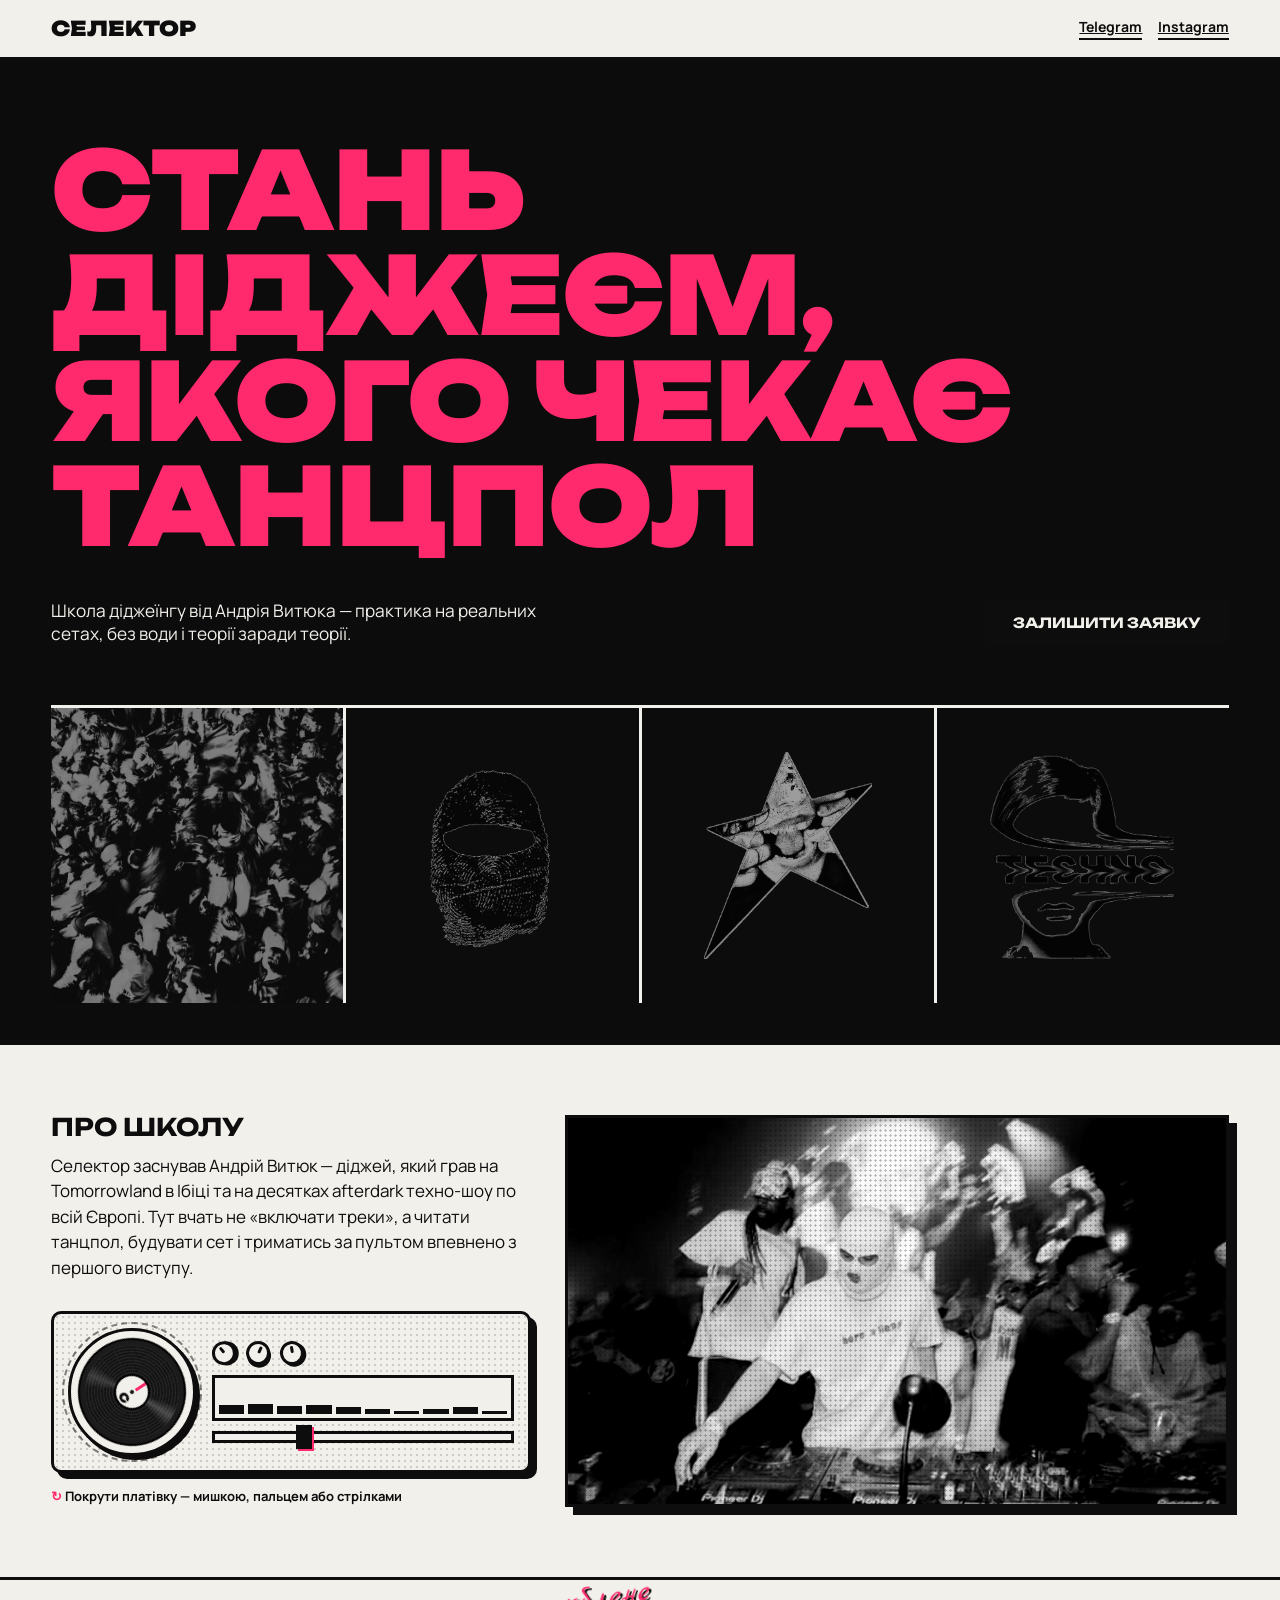
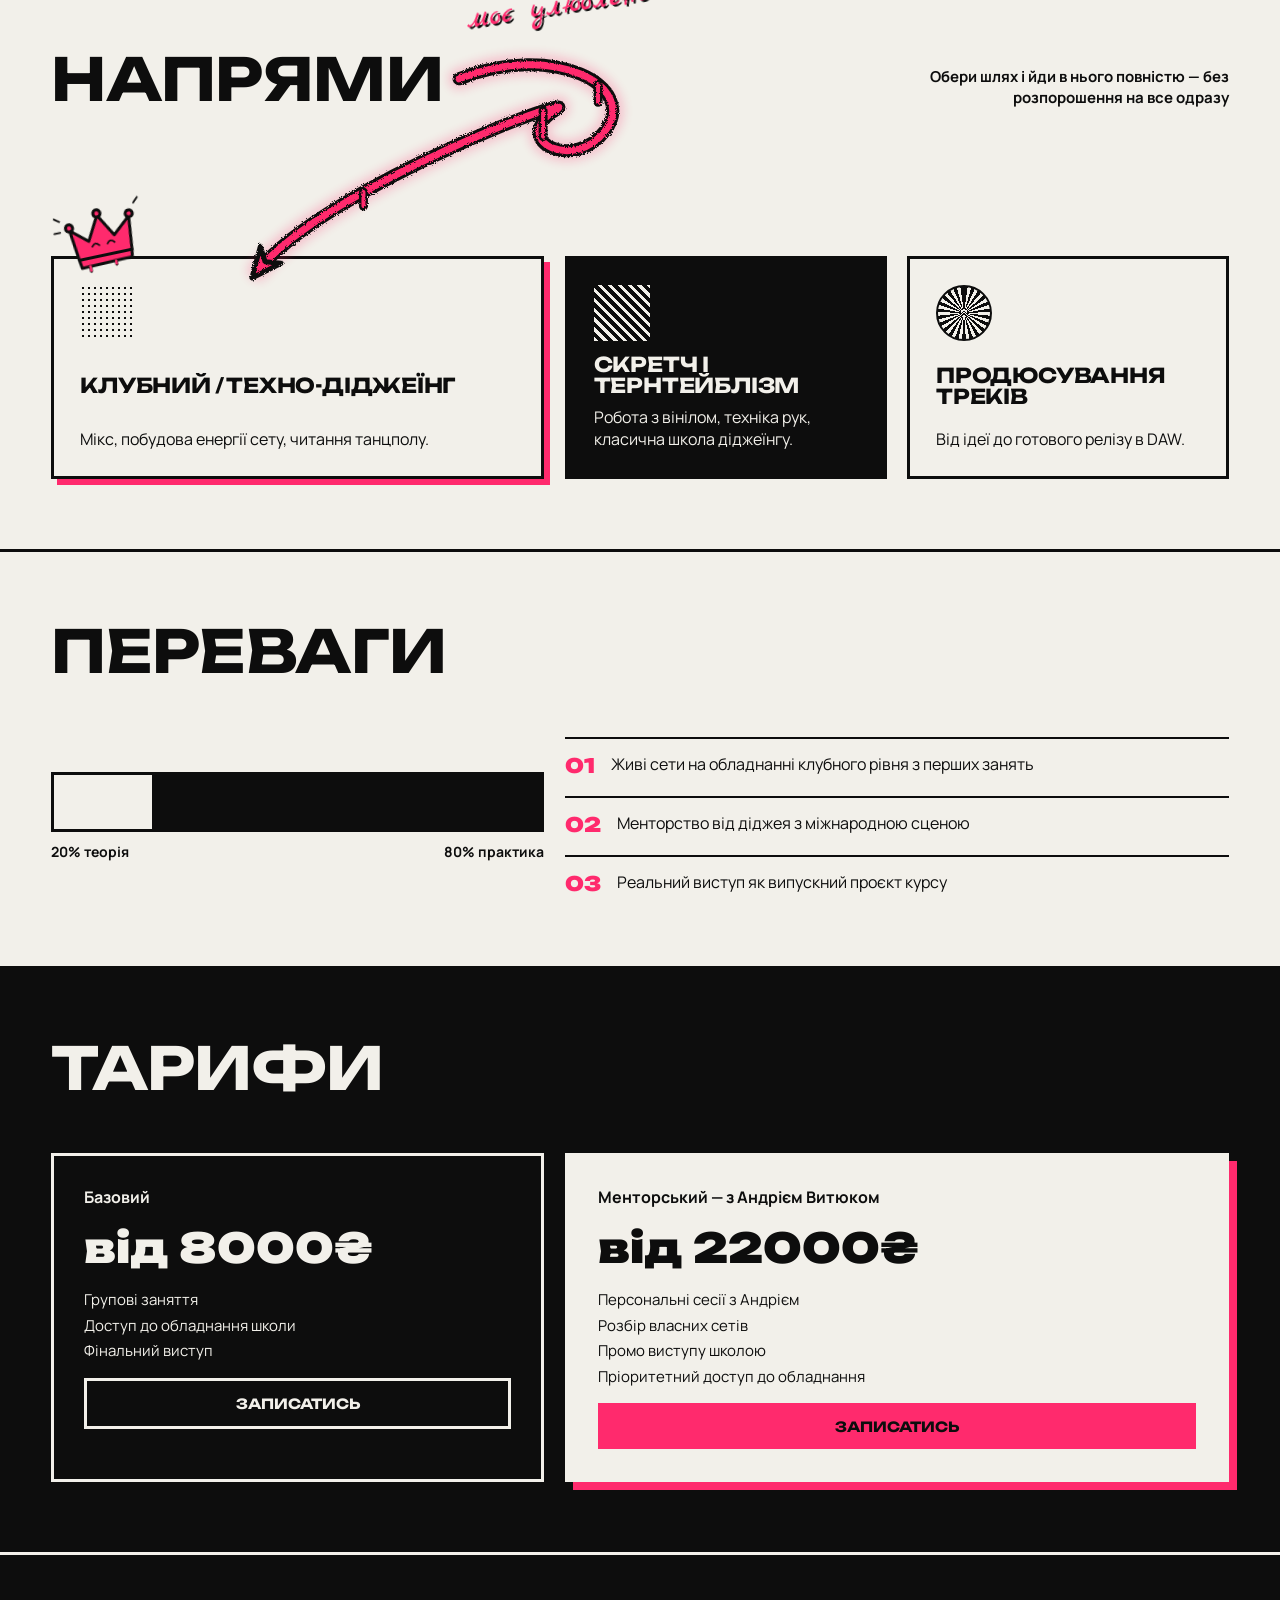
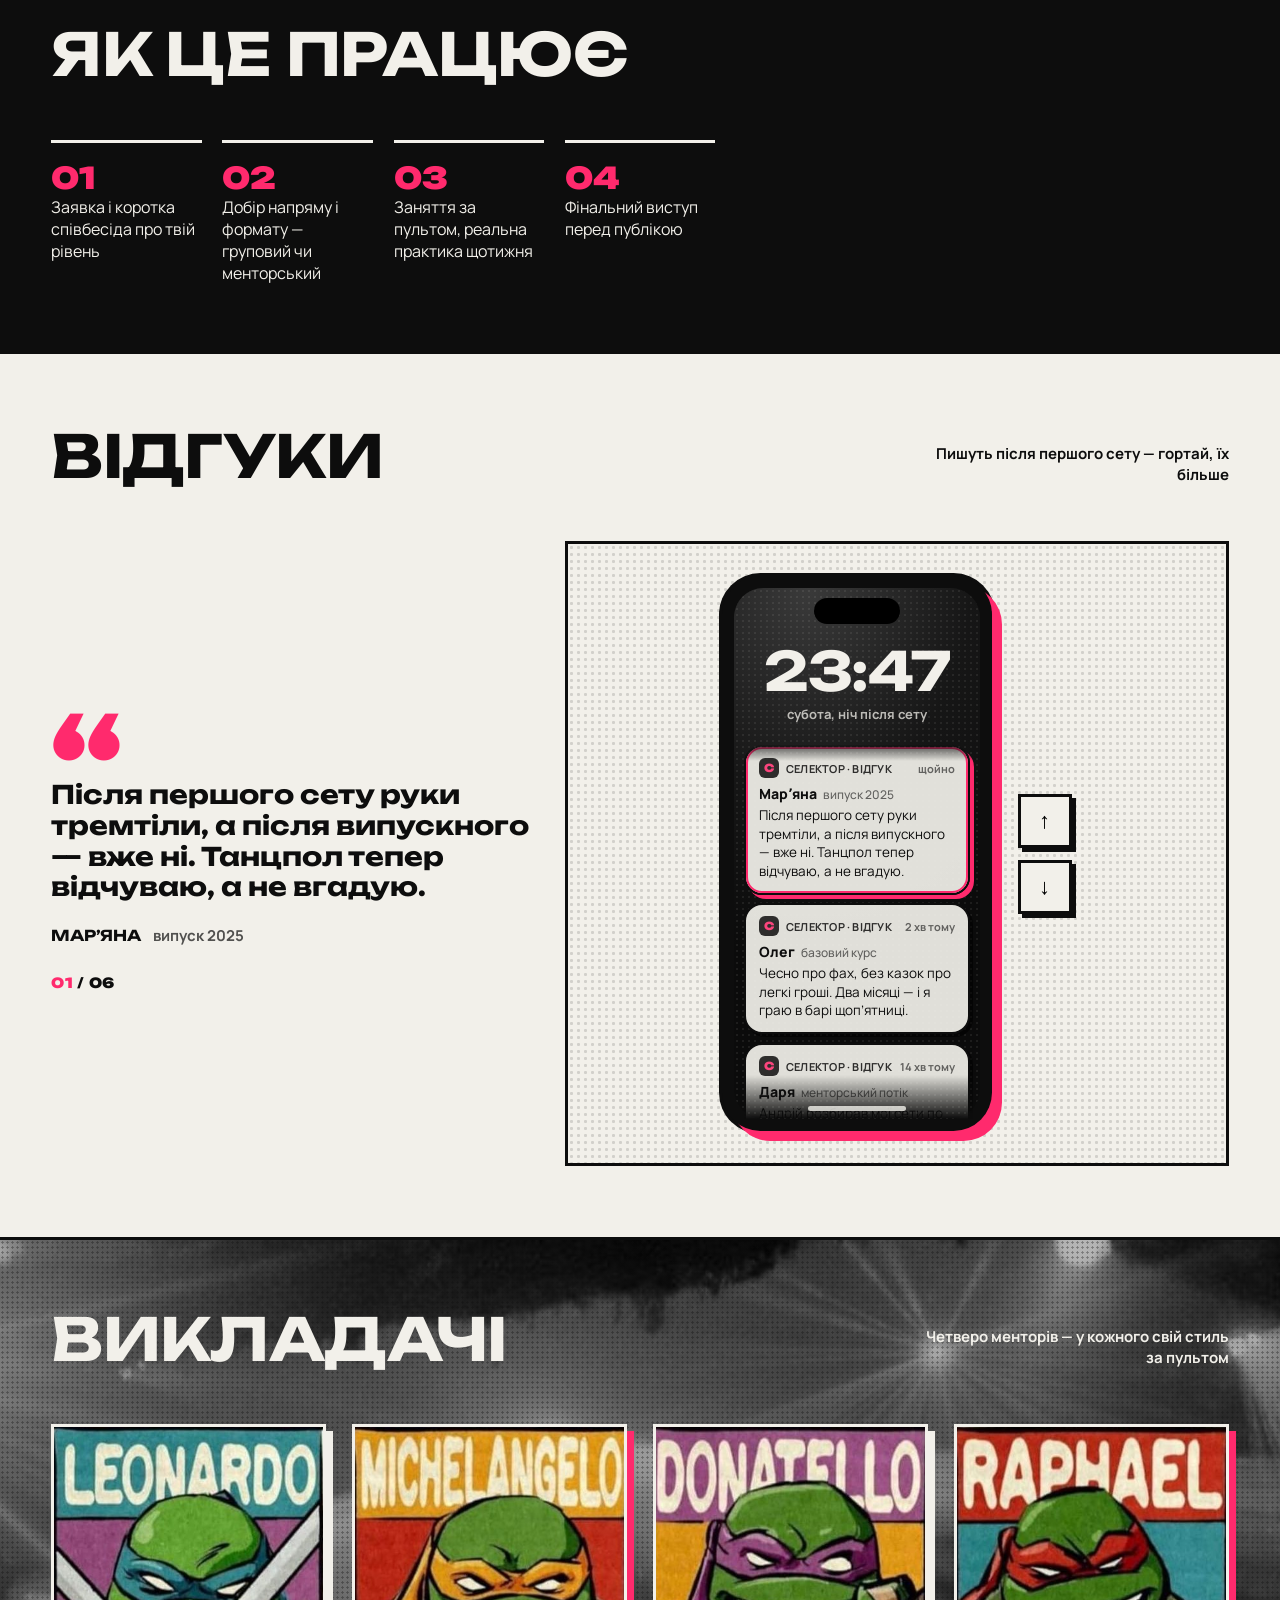
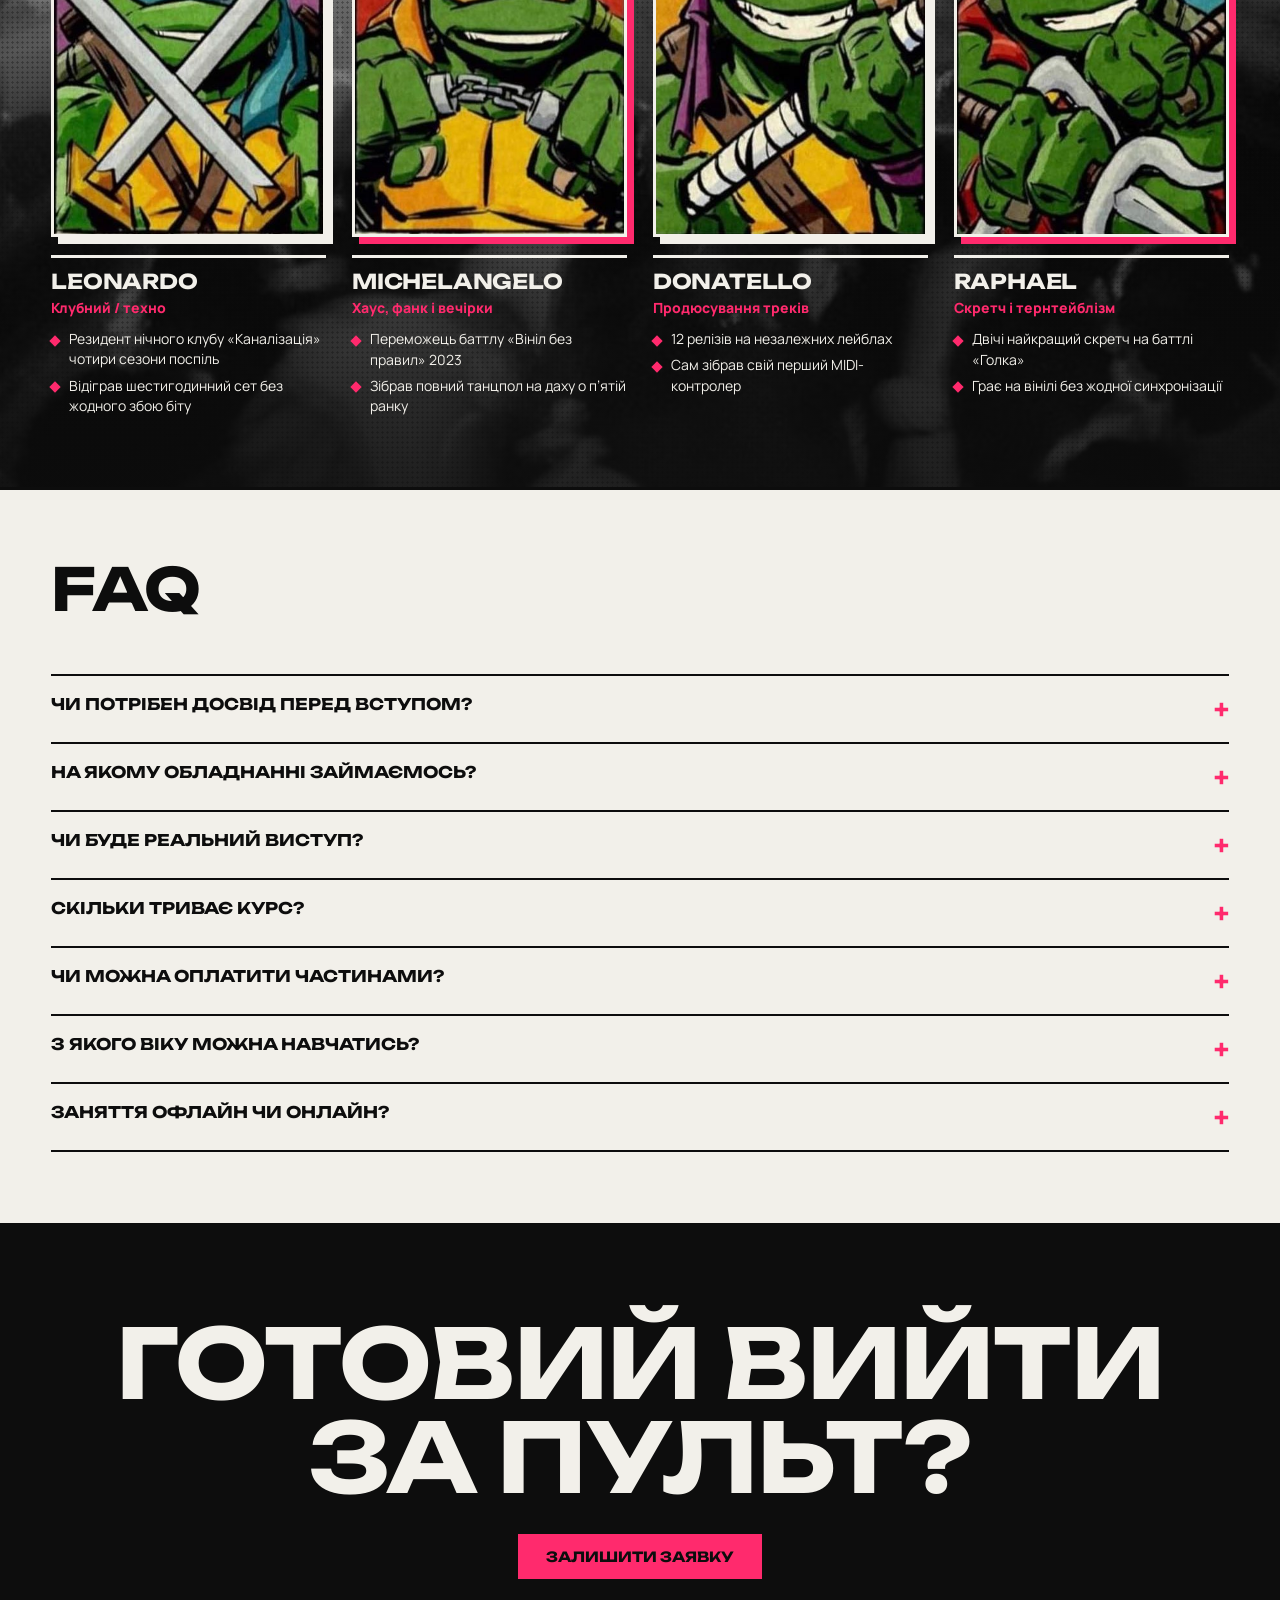
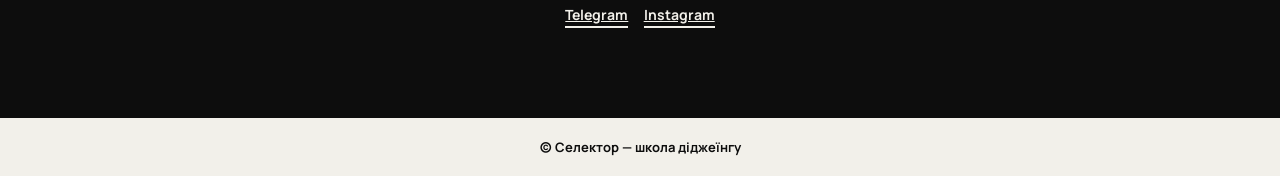
<file: video/selector-site/index.html>
<!DOCTYPE html>
<html lang="uk">
<head>
<meta charset="UTF-8">
<meta name="viewport" content="width=device-width, initial-scale=1, viewport-fit=cover">
<title>СЕЛЕКТОР — школа діджеїнгу</title>
<meta name="description" content="Селектор — школа діджеїнгу від Андрія Витюка. 80% практики, реальні сети та фінальний виступ перед публікою.">
<link rel="icon" href="img/favicon.svg" type="image/svg+xml">
<link rel="preconnect" href="https://fonts.googleapis.com">
<link rel="preconnect" href="https://fonts.gstatic.com" crossorigin>
<link href="https://fonts.googleapis.com/css2?family=Unbounded:wght@500;700;900&family=Manrope:wght@400;500;700&family=Marck+Script&display=swap" rel="stylesheet">
<link rel="stylesheet" href="css/style.css">
</head>
<body>

<nav><div class="wrap">
  <div class="logo">Селектор</div>
  <div class="social">
    <a href="https://t.me/" target="_blank" rel="noopener">Telegram</a>
    <a href="https://instagram.com/" target="_blank" rel="noopener">Instagram</a>
  </div>
</div></nav>

<section class="hero"><video class="hero-video" autoplay muted loop playsinline src="video/hero.mp4"></video>
<div class="wrap grid7">
  <h1><span class="line">Стань <span>діджеєм,</span></span><span class="line">якого чекає танцпол</span></h1>
  <p class="hero-sub">Школа діджеїнгу від Андрія Витюка — практика на реальних сетах, без води і теорії заради теорії.</p>
  <div class="hero-cta"><button class="btn" onclick="apply.showModal()">Залишити заявку</button></div>
  <div class="badges">
    <div class="badge"><img src="img/badge-1.jpg" alt=""></div><div class="badge art"><img src="img/badge-2.png" alt=""></div><div class="badge art"><img src="img/badge-3.png" alt=""></div><div class="badge art"><img src="img/badge-4.png" alt=""></div>
  </div>
</div></section>

<section class="sec" id="about"><div class="wrap grid7 about">
  <div class="about-txt">
    <div>
      <strong>Про школу</strong>
      <p>Селектор заснував Андрій Витюк — діджей, який грав на Tomorrowland в Ібіці та на десятках afterdark техно-шоу по всій Європі. Тут вчать не «включати треки», а читати танцпол, будувати сет і триматись за пультом впевнено з першого виступу.</p>
    </div>
    <div class="deck" id="deck">
      <span class="pow" aria-hidden="true">ВЖУХ!</span>
      <div class="deck-body">
        <div class="jog">
          <div class="vinyl" id="vinyl" tabindex="0" role="img" aria-label="Платівка — покрути мишкою, пальцем або стрілками"><div class="label"><span>С</span></div></div>
        </div>
        <div class="mixer" aria-hidden="true">
          <div class="knobs"><span class="knob"></span><span class="knob"></span><span class="knob"></span></div>
          <div class="vu" id="vu"><i></i><i></i><i></i><i></i><i></i><i></i><i></i><i></i><i></i><i></i></div>
          <div class="faders"><span class="fader x"><b></b></span></div>
        </div>
      </div>
      <div class="deck-hint">Покрути платівку — мишкою, пальцем або стрілками</div>
    </div>
  </div>
  <figure class="about-visual"><img src="img/about.jpg" alt="Діджей у білій балаклаві за пультами Pioneer DJ, позаду MC з мікрофоном і натовп"></figure>
</div></section>

<section class="sec"><div class="wrap grid7 dirs" id="dirs">
  <div class="sec-head">
    <h2>Напрями</h2>
    <div class="sec-tag">Обери шлях і йди в нього повністю — без розпорошення на все одразу</div>
  </div>
  <div class="card fav"><svg class="crown" viewBox="0 0 120 100" aria-hidden="true">
      <g stroke="#0D0D0D" stroke-width="5" stroke-linejoin="round" stroke-linecap="round">
        <path d="M14 78 L8 26 L36 50 L58 10 L80 48 L110 22 L104 78 Z" fill="#FF2A6D"/>
        <path d="M14 78 L104 78 L102 90 L16 92 Z" fill="#FF2A6D"/>
        <circle cx="8" cy="22" r="6" fill="#FF2A6D"/><circle cx="58" cy="7" r="6" fill="#FF2A6D"/><circle cx="111" cy="18" r="6" fill="#FF2A6D"/>
        <path d="M30 91 v9" /><path d="M74 91 v6"/>
      </g>
      <g stroke="#FF2A6D" stroke-width="4" stroke-linecap="round" fill="none">
        <path d="M30 91 v8"/><path d="M74 91 v5"/>
      </g>
      <path d="M40 60 q6 -8 12 0" stroke="#0D0D0D" stroke-width="3" fill="none" stroke-linecap="round"/>
      <path d="M66 60 q6 -8 12 0" stroke="#0D0D0D" stroke-width="3" fill="none" stroke-linecap="round"/>
      <g stroke="#0D0D0D" stroke-width="3" stroke-linecap="round"><path d="M-6 8 l-8 -6"/><path d="M-8 26 l-10 0"/><path d="M122 2 l8 -8"/></g>
    </svg><div class="card-vis cv1"></div><h3>Клубний / техно-діджеїнг</h3><p>Мікс, побудова енергії сету, читання танцполу.</p></div>
  <div class="card"><div class="card-vis cv2"></div><h3>Скретч і тернтейблізм</h3><p>Робота з вінілом, техніка рук, класична школа діджеїнгу.</p></div>
  <div class="card"><div class="card-vis cv3"></div><h3>Продюсування треків</h3><p>Від ідеї до готового релізу в DAW.</p></div>
  <div class="fav-note" id="favNote" aria-hidden="true">моє улюблене</div>
  <svg class="graf" id="graf" aria-hidden="true">
    <defs><filter id="rough" x="-10%" y="-10%" width="120%" height="120%"><feTurbulence type="fractalNoise" baseFrequency=".9" numOctaves="2" seed="4"/><feDisplacementMap in="SourceGraphic" scale="3.5"/></filter></defs>
    <path class="spray draw"/>
    <g filter="url(#rough)">
      <path class="ink draw"/><path class="pink draw"/>
      <g class="late"><path class="head" fill="#FF2A6D" stroke="#0D0D0D" stroke-width="5" stroke-linejoin="round"/></g>
      <g class="drips"></g>
    </g>
  </svg>
</div></section>

<section class="sec"><div class="wrap grid7">
  <div class="sec-head"><h2>Переваги</h2></div>
  <div class="adv-ratio">
    <div style="width:100%">
      <div class="ratio-bar"><div class="rb-theory"></div><div class="rb-prac"></div></div>
      <div class="ratio-labels"><span>20% теорія</span><span>80% практика</span></div>
    </div>
  </div>
  <div class="adv-list">
    <div class="adv-item"><span class="m">01</span><span>Живі сети на обладнанні клубного рівня з перших занять</span></div>
    <div class="adv-item"><span class="m">02</span><span>Менторство від діджея з міжнародною сценою</span></div>
    <div class="adv-item"><span class="m">03</span><span>Реальний виступ як випускний проєкт курсу</span></div>
  </div>
</div></section>

<section class="sec dark"><div class="wrap grid7">
  <div class="sec-head"><h2>Тарифи</h2></div>
  <div class="price-card">
    <span style="font-weight:700">Базовий</span>
    <div class="price">від 8000₴</div>
    <div class="price-feat">Групові заняття<br>Доступ до обладнання школи<br>Фінальний виступ</div>
    <button class="btn btn-outline" onclick="apply.showModal()">Записатись</button>
  </div>
  <div class="price-card">
    <span style="font-weight:700">Менторський — з Андрієм Витюком</span>
    <div class="price">від 22000₴</div>
    <div class="price-feat">Персональні сесії з Андрієм<br>Розбір власних сетів<br>Промо виступу школою<br>Пріоритетний доступ до обладнання</div>
    <button class="btn" onclick="apply.showModal()">Записатись</button>
  </div>
</div></section>

<section class="sec dark"><div class="wrap grid7">
  <div class="sec-head"><h2>Як це працює</h2></div>
  <div class="step"><div class="n">01</div>Заявка і коротка співбесіда про твій рівень</div>
  <div class="step"><div class="n">02</div>Добір напряму і формату — груповий чи менторський</div>
  <div class="step"><div class="n">03</div>Заняття за пультом, реальна практика щотижня</div>
  <div class="step"><div class="n">04</div>Фінальний виступ перед публікою</div>
</div></section>

<section class="sec" id="reviews"><div class="wrap grid7 revs">
  <div class="sec-head"><h2>Відгуки</h2><div class="sec-tag">Пишуть після першого сету — гортай, їх більше</div></div>
  <div class="rv-quote" aria-live="polite">
    <span class="rv-mark" aria-hidden="true">“</span>
    <blockquote id="rvText">Після першого сету руки тремтіли, а після випускного — вже ні. Танцпол тепер відчуваю, а не вгадую.</blockquote>
    <div class="rv-who"><b id="rvName">Марʼяна</b><span id="rvTag">випуск 2025</span></div>
    <div class="rv-count"><span id="rvIdx">01</span> / 06</div>
  </div>
  <div class="rv-stage">
    <div class="phone">
      <div class="notch" aria-hidden="true"></div>
      <div class="lock" aria-hidden="true"><div class="clock">23:47</div><div class="date">субота, ніч після сету</div></div>
      <div class="n-list" id="nList" tabindex="0" aria-label="Відгуки учнів — прокручуй">
        <article class="notif" data-i="0">
          <div class="n-top"><span class="n-app">С</span><span class="n-src">Селектор · відгук</span><time>щойно</time></div>
          <div class="n-name">Марʼяна<em>випуск 2025</em></div>
          <p class="n-msg">Після першого сету руки тремтіли, а після випускного — вже ні. Танцпол тепер відчуваю, а не вгадую.</p>
        </article>
        <article class="notif" data-i="1">
          <div class="n-top"><span class="n-app">С</span><span class="n-src">Селектор · відгук</span><time>2 хв тому</time></div>
          <div class="n-name">Олег<em>базовий курс</em></div>
          <p class="n-msg">Чесно про фах, без казок про легкі гроші. Два місяці — і я граю в барі щоп’ятниці.</p>
        </article>
        <article class="notif" data-i="2">
          <div class="n-top"><span class="n-app">С</span><span class="n-src">Селектор · відгук</span><time>14 хв тому</time></div>
          <div class="n-name">Даря<em>менторський потік</em></div>
          <p class="n-msg">Андрій розбирав мої сети по хвилинах. Жодного «нормально» — завжди «ось тут можна сильніше».</p>
        </article>
        <article class="notif" data-i="3">
          <div class="n-top"><span class="n-app">С</span><span class="n-src">Селектор · відгук</span><time>1 год тому</time></div>
          <div class="n-name">Макс<em>скретч і тернтейблізм</em></div>
          <p class="n-msg">Думав, вініл — це музей. Тепер у мене дві вертушки й мозолі на пальцях.</p>
        </article>
        <article class="notif" data-i="4">
          <div class="n-top"><span class="n-app">С</span><span class="n-src">Селектор · відгук</span><time>вчора</time></div>
          <div class="n-name">Ліза<em>випуск 2024</em></div>
          <p class="n-msg">Випускний виступ був у справжньому клубі. Мама прийшла і пішла тільки під ранок.</p>
        </article>
        <article class="notif" data-i="5">
          <div class="n-top"><span class="n-app">С</span><span class="n-src">Селектор · відгук</span><time>пн</time></div>
          <div class="n-name">Артем<em>продюсування</em></div>
          <p class="n-msg">Перший реліз вийшов через місяць після курсу. Трек зіграли на тому ж танцполі, де я вчився.</p>
        </article>
        <div class="n-end">Це всі нові сповіщення</div>
      </div>
      <div class="home-bar" aria-hidden="true"></div>
    </div>
    <div class="rv-nav">
      <button class="rv-btn" id="rvUp" aria-label="Попередній відгук">↑</button>
      <button class="rv-btn" id="rvDown" aria-label="Наступний відгук">↓</button>
    </div>
  </div>
</div></section>

<section class="sec mentors-sec" id="mentors"><div class="wrap grid7">
  <div class="sec-head"><h2>Викладачі</h2><div class="sec-tag">Четверо менторів — у кожного свій стиль за пультом</div></div>
  <div class="mentors">
    <article class="mentor">
      <figure class="m-pic"><img src="img/mentor-1.jpg" alt="Ментор Leonardo" loading="lazy"></figure>
      <div class="m-info">
        <h3>Leonardo</h3>
        <div class="m-role">Клубний / техно</div>
        <p>Резидент нічного клубу «Каналізація» чотири сезони поспіль</p>
        <p>Відіграв шестигодинний сет без жодного збою біту</p>
      </div>
    </article>
    <article class="mentor">
      <figure class="m-pic"><img src="img/mentor-2.jpg" alt="Ментор Michelangelo" loading="lazy"></figure>
      <div class="m-info">
        <h3>Michelangelo</h3>
        <div class="m-role">Хаус, фанк і вечірки</div>
        <p>Переможець баттлу «Вініл без правил» 2023</p>
        <p>Зібрав повний танцпол на даху о п’ятій ранку</p>
      </div>
    </article>
    <article class="mentor">
      <figure class="m-pic"><img src="img/mentor-3.jpg" alt="Ментор Donatello" loading="lazy"></figure>
      <div class="m-info">
        <h3>Donatello</h3>
        <div class="m-role">Продюсування треків</div>
        <p>12 релізів на незалежних лейблах</p>
        <p>Сам зібрав свій перший MIDI-контролер</p>
      </div>
    </article>
    <article class="mentor">
      <figure class="m-pic"><img src="img/mentor-4.jpg" alt="Ментор Raphael" loading="lazy"></figure>
      <div class="m-info">
        <h3>Raphael</h3>
        <div class="m-role">Скретч і тернтейблізм</div>
        <p>Двічі найкращий скретч на баттлі «Голка»</p>
        <p>Грає на вінілі без жодної синхронізації</p>
      </div>
    </article>
  </div>
</div></section>

<section class="sec"><div class="wrap grid7">
  <div class="sec-head"><h2>FAQ</h2></div>
  <div class="faq">
    <details><summary>Чи потрібен досвід перед вступом?</summary><p>Ні, базовий курс розрахований на початківців. Менторський формат підійде тим, хто вже грає і хоче вийти на новий рівень.</p></details>
    <details><summary>На якому обладнанні займаємось?</summary><p>Клубні контролери та пульти рівня, який стоїть у реальних клубах — без спрощеного навчального обладнання.</p></details>
    <details><summary>Чи буде реальний виступ?</summary><p>Так, кожен потік завершується виступом перед публікою — це частина програми, а не бонус.</p></details>
    <details><summary>Скільки триває курс?</summary><p>Базовий — 2 місяці, менторський — індивідуальний графік з Андрієм.</p></details>
    <details><summary>Чи можна оплатити частинами?</summary><p>Так, доступна оплата у 2–3 частини протягом курсу — деталі обговорюємо після заявки.</p></details>
    <details><summary>З якого віку можна навчатись?</summary><p>Базовий курс — від 16 років, менторський формат без вікових обмежень.</p></details>
    <details><summary>Заняття офлайн чи онлайн?</summary><p>Основний формат — офлайн у студії школи, окремі теоретичні блоки можна проходити дистанційно.</p></details>
  </div>
</div></section>

<section class="final"><div class="wrap">
  <h2>Готовий вийти<br>за пульт?</h2>
  <button class="btn" style="background:var(--flash); color:var(--ink)" onclick="apply.showModal()">Залишити заявку</button>
  <div class="social">
    <a href="https://t.me/" target="_blank" rel="noopener">Telegram</a>
    <a href="https://instagram.com/" target="_blank" rel="noopener">Instagram</a>
  </div>
</div></section>

<footer>© Селектор — школа діджеїнгу</footer>

<dialog id="apply">
  <button class="close-x" onclick="apply.close()">✕</button>
  <h3>Залишити заявку</h3>
  <form method="dialog">
    <input placeholder="Ім'я" required>
    <input placeholder="Телефон або Telegram" required>
    <button class="btn" style="width:100%">Відправити</button>
  </form>
</dialog>
<script src="js/main.js" defer></script>
</body>
</html>
</file>
<file: video/selector-site/css/style.css>
:root{
  --ink:#0D0D0D; --paper:#F2F0EA; --flash:#FF2A6D; --line:#0D0D0D;
  box-sizing:border-box;
  padding-top:env(safe-area-inset-top,0px);
  padding-bottom:env(safe-area-inset-bottom,0px);
}
@media (prefers-color-scheme: dark){ :root:not([data-theme="light"]){ --ink:#0D0D0D; --paper:#F2F0EA; --flash:#FF2A6D; } }
:root[data-theme="dark"]{ --ink:#0D0D0D; --paper:#F2F0EA; --flash:#FF2A6D; }
html{scroll-padding-top:env(safe-area-inset-top,0px); scroll-behavior:smooth;}
*{margin:0;padding:0;box-sizing:border-box;}
body{background:var(--paper); color:var(--ink); font-family:'Manrope',sans-serif; overflow-x:hidden;}
h1,h2,h3,.disp{font-family:'Unbounded',sans-serif; text-transform:uppercase; line-height:0.98; letter-spacing:-0.01em;}
a{color:inherit;}
img,svg{max-width:100%;}
.wrap{width:100%; max-width:none; margin:0; padding:0 clamp(16px,4vw,72px);}
.grid7{display:grid; grid-template-columns:repeat(7,minmax(0,1fr)); gap:clamp(16px,1.6vw,32px);}
@media(max-width:820px){.grid7{grid-template-columns:repeat(2,1fr);}}

.halftone{position:relative; background:var(--ink); overflow:hidden;}
.halftone::before{content:''; position:absolute; inset:-20%;
  background-image:radial-gradient(circle at 30% 25%, var(--paper) 0 14%, transparent 15%), radial-gradient(var(--paper) 30%, transparent 31%);
  background-size:100% 100%, 9px 9px; mix-blend-mode:normal; animation:dotsDrift 9s linear infinite;}
@keyframes dotsDrift{to{background-position:0 0, 9px 9px;}}
.halftone-inv{background-image:radial-gradient(var(--paper) 30%, transparent 31%); background-size:8px 8px;}

/* NAV */
nav{position:sticky; top:0; z-index:50; background:var(--paper); border-bottom:3px solid var(--ink); padding:16px env(safe-area-inset-right,0px) 16px 0;}
nav .wrap{display:flex; justify-content:space-between; align-items:center;}
.logo{font-family:'Unbounded'; font-weight:900; font-size:clamp(20px,1.6vw,30px); text-transform:uppercase;}
.social{display:flex; gap:clamp(14px,1.2vw,24px); font-weight:700; font-size:clamp(14px,0.95vw,18px);}
.social a{border-bottom:2px solid var(--ink); padding-bottom:2px;}

/* BUTTON */
.btn{display:inline-block; background:var(--ink); color:var(--paper); font-family:'Unbounded'; font-weight:700; text-transform:uppercase; font-size:clamp(14px,1vw,19px); padding:clamp(14px,1.1vw,22px) clamp(26px,2.2vw,44px); border:none; cursor:pointer; transition:transform .15s;}
.btn:hover{transform:translate(-3px,-3px); box-shadow:5px 5px 0 var(--flash);}
.btn-outline{background:transparent; color:var(--ink); border:3px solid var(--ink);}

/* HERO */
.hero{background:var(--ink); color:var(--paper); position:relative; padding:clamp(56px,6vw,120px) 0 clamp(32px,3vw,56px); border-bottom:3px solid var(--ink); overflow:hidden;}
.hero-video{position:absolute; inset:0; width:100%; height:100%; object-fit:cover; filter:grayscale(1) contrast(1.25) brightness(.8); z-index:0;}
.hero::after{content:''; position:absolute; inset:0; background:rgba(13,13,13,.6); z-index:1;}
.hero .wrap{position:relative; z-index:2;}
.hero .grid7{align-items:end;}
.hero h1{grid-column:span 7; font-size:clamp(42px,8.4vw,170px); font-weight:900; overflow:hidden;}
.hero h1 .line{display:block; transform:translateY(110%); animation:lineUp .7s cubic-bezier(.22,1,.36,1) forwards;}
.hero h1 .line:nth-child(2){animation-delay:.12s;}
.hero h1 span{color:var(--flash);}
@keyframes lineUp{to{transform:translateY(0);}}
.hero-sub{grid-column:span 4; font-size:clamp(17px,1.35vw,26px); margin-top:20px; max-width:46ch; opacity:0; animation:fadeUp .6s ease forwards; animation-delay:.5s;}
.hero-cta{grid-column:span 3; display:flex; align-items:flex-end; justify-content:flex-end; margin-top:20px; opacity:0; animation:fadeUp .6s ease forwards; animation-delay:.65s;}
@keyframes fadeUp{from{opacity:0; transform:translateY(14px);} to{opacity:1; transform:translateY(0);}}
.badges{grid-column:span 7; display:flex; gap:0; margin-top:40px; border-top:3px solid var(--paper);}
.badge{flex:1; aspect-ratio:1; max-height:34vw; border-right:3px solid var(--paper); opacity:0; animation:fadeUp .5s ease forwards; position:relative; overflow:hidden; background:transparent; display:flex; align-items:center; justify-content:center;}
.badge:nth-child(1){animation-delay:.75s;} .badge:nth-child(2){animation-delay:.82s;} .badge:nth-child(3){animation-delay:.89s;} .badge:nth-child(4){animation-delay:.96s;}
.badge:last-child{border-right:none;}
.badge img{width:100%; height:100%; object-fit:cover; opacity:.5; filter:grayscale(1) contrast(1.1);}
.badge.art img{object-fit:contain; width:70%; height:70%; opacity:.6;}
@keyframes strobe{0%,100%{opacity:1;} 50%{opacity:.55;}}
@keyframes driftDots{to{background-position:8px 8px;}}
@keyframes spin{to{transform:rotate(360deg);}}
@media(max-width:820px){.hero h1,.hero-sub,.hero-cta,.badges{grid-column:span 2;} .hero-cta{justify-content:flex-start;}}
@media (prefers-reduced-motion: reduce){ *,*::before,*::after{animation:none !important; transition:none !important;} .hero h1 .line{transform:none;} .hero-sub,.hero-cta,.badge{opacity:1;} }

/* SECTION HEAD */
.sec{padding:clamp(56px,5.5vw,120px) 0; border-bottom:3px solid var(--ink);}
.sec-head{grid-column:span 7; display:flex; justify-content:space-between; align-items:flex-end; margin-bottom:36px; gap:20px;}
.sec-head h2{font-size:clamp(32px,4.6vw,96px);}
.sec-tag{font-weight:700; font-size:clamp(15px,1.1vw,21px); max-width:32ch; text-align:right;}
@media(max-width:820px){.sec-head{grid-column:span 2; flex-direction:column; align-items:flex-start;} .sec-tag{text-align:left;}}

/* ABOUT */
.about{align-items:stretch;}
.about-txt{grid-column:span 3; font-size:clamp(17px,1.25vw,23px); line-height:1.5; display:flex; flex-direction:column; gap:clamp(24px,2.4vw,44px);}
.about-txt strong{font-family:'Unbounded'; text-transform:uppercase; display:block; font-size:clamp(22px,1.9vw,38px); line-height:1.05; margin-bottom:12px;}
.about-txt p{max-width:52ch;}
.about-visual{grid-column:span 4; position:relative; margin:0; border:3px solid var(--ink); box-shadow:8px 8px 0 var(--ink); overflow:hidden; background:var(--ink); min-height:320px;}
.about-visual img{position:absolute; inset:0; width:100%; height:100%; object-fit:cover; object-position:50% 40%; filter:grayscale(1) contrast(1.12);}
.about-visual::after{content:''; position:absolute; inset:0; pointer-events:none; background-image:radial-gradient(rgba(13,13,13,.28) 28%, transparent 30%); background-size:5px 5px; mix-blend-mode:multiply;}
@media(max-width:820px){.about-txt,.about-visual{grid-column:span 2;} .about-visual{aspect-ratio:3/2; min-height:0;}}

/* MINI DECK — comic controller */
.deck{--c:var(--ink); --p:var(--paper); position:relative; width:100%; max-width:480px; margin-top:auto; user-select:none; -webkit-user-select:none;}
.deck-body{position:relative; display:grid; grid-template-columns:auto 1fr; gap:clamp(12px,1.2vw,20px); align-items:center; padding:clamp(12px,1.1vw,18px); border:3px solid var(--c); border-radius:10px; box-shadow:6px 6px 0 var(--c);
  background-color:var(--p); background-image:radial-gradient(rgba(13,13,13,.16) 28%, transparent 30%); background-size:6px 6px;}
.deck-body::before{content:''; position:absolute; left:12px; right:12px; top:-3px; height:3px; background:repeating-linear-gradient(90deg, var(--c) 0 10px, transparent 10px 16px);}
.jog{position:relative; width:clamp(120px,10vw,168px); aspect-ratio:1; border-radius:50%; border:3px solid var(--c); background:var(--p); padding:7px; box-shadow:4px 4px 0 var(--c);}
.jog::after{content:''; position:absolute; inset:-9px; border-radius:50%; border:2px dashed var(--c); opacity:.5; pointer-events:none;}
.vinyl{position:relative; width:100%; height:100%; border-radius:50%; cursor:grab; touch-action:none; will-change:transform;
  background:
    conic-gradient(from 20deg, transparent 0 30deg, rgba(255,255,255,.22) 45deg, transparent 60deg 200deg, rgba(255,255,255,.16) 215deg, transparent 230deg),
    repeating-radial-gradient(circle, #151515 0 1px, #262626 1px 2.2px, #111 2.2px 3px);
  box-shadow:inset 0 0 0 2px #000, inset 0 0 0 7px #1b1b1b;}
.vinyl:active{cursor:grabbing;}
.vinyl:focus-visible{outline:3px solid var(--flash); outline-offset:6px;}
.vinyl .label{position:absolute; inset:33%; border-radius:50%; background:var(--p); border:2px solid #000; display:grid; place-items:center;
  font-family:'Unbounded'; font-weight:900; font-size:clamp(11px,.9vw,15px); color:var(--c); overflow:hidden;}
.vinyl .label::before{content:''; position:absolute; left:50%; top:0; width:3px; height:38%; margin-left:-1.5px; background:var(--flash);}
.vinyl .label::after{content:''; position:absolute; width:14%; aspect-ratio:1; border-radius:50%; background:var(--c);}
.vinyl .label span{transform:translateY(62%);}
.mixer{display:flex; flex-direction:column; gap:10px; min-width:0;}
.knobs{display:flex; gap:10px;}
.knob{width:clamp(24px,1.9vw,32px); aspect-ratio:1; border-radius:50%; border:3px solid var(--c); background:var(--p); position:relative; box-shadow:2px 2px 0 var(--c);}
.knob::after{content:''; position:absolute; left:50%; top:2px; width:3px; height:40%; margin-left:-1.5px; background:var(--c); border-radius:2px;}
.knob:nth-child(1){transform:rotate(-40deg);} .knob:nth-child(2){transform:rotate(25deg);} .knob:nth-child(3){transform:rotate(-10deg);}
.vu{display:flex; gap:4px; height:46px; align-items:flex-end; border:3px solid var(--c); padding:4px; background:var(--p);}
.vu i{flex:1; height:10%; background:var(--c); transition:height .08s linear;}
.vu i.hot{background:var(--flash);}
.faders{display:flex; gap:14px; align-items:center;}
.fader{position:relative; flex:1; height:12px; border:3px solid var(--c); background:var(--p);}
.fader b{position:absolute; top:50%; left:30%; width:16px; height:24px; margin:-12px 0 0 -8px; background:var(--c); border:2px solid var(--c); box-shadow:2px 2px 0 var(--flash);}
.fader.x b{animation:xfade 3.2s ease-in-out infinite alternate;}
@keyframes xfade{from{left:22%;} to{left:78%;}}
.pow{position:absolute; right:6px; top:-24px; z-index:2; font-family:'Unbounded'; font-weight:900; font-size:clamp(14px,1.1vw,18px); color:var(--c); background:var(--p);
  padding:8px 14px; border:3px solid var(--c); box-shadow:3px 3px 0 var(--flash);
  clip-path:polygon(0 12%,12% 0,24% 14%,40% 0,54% 12%,70% 0,82% 14%,100% 4%,92% 30%,100% 52%,90% 70%,100% 96%,76% 88%,60% 100%,46% 86%,28% 100%,18% 86%,0 96%,8% 66%,0 44%,8% 26%);
  transform:scale(0) rotate(-12deg); transition:transform .14s cubic-bezier(.3,1.6,.5,1); pointer-events:none;}
.deck.scratch .pow{transform:scale(1) rotate(-8deg);}
.deck-hint{margin-top:14px; font-size:clamp(13px,.85vw,15px); font-weight:700;}
.deck-hint::before{content:'↻ '; color:var(--flash);}
@media(max-width:820px){.deck{max-width:none;}}
@media (prefers-reduced-motion: reduce){ .vu i{transition:none;} }

/* DIRECTIONS */
.card{grid-column:span 2; border:3px solid var(--ink); padding:26px; min-height:220px; display:flex; flex-direction:column; justify-content:space-between; position:relative;}
.card-vis{width:56px; height:56px; margin-bottom:14px;}
.cv1{background-image:radial-gradient(var(--ink) 30%, transparent 31%); background-size:6px 6px;}
.cv2{background:repeating-linear-gradient(45deg, var(--ink) 0 3px, transparent 3px 7px);}
.cv3{background:repeating-conic-gradient(var(--paper) 0 8deg, transparent 8deg 16deg); border:2px solid var(--paper); border-radius:50%;}
.card:nth-child(2){grid-column:span 3;}
.card:nth-child(3){grid-column:span 2; background:var(--ink); color:var(--paper);}
.card h3{font-size:clamp(20px,1.6vw,32px); margin-bottom:10px;}
@media(max-width:820px){.card, .card:nth-child(2), .card:nth-child(3){grid-column:span 2;}}

/* DIRECTIONS — graffiti arrow, crown, card motion */
.dirs{position:relative;}
.dirs .sec-head{margin-bottom:clamp(120px,10vw,190px); position:relative; z-index:2;}
.dirs .card{z-index:1; transition:transform .22s cubic-bezier(.3,1.5,.5,1), box-shadow .22s ease, background-color .2s;
  opacity:0; transform:translateY(26px);}
.dirs.in .card{opacity:1; transform:none; transition:opacity .5s ease, transform .6s cubic-bezier(.22,1,.36,1), box-shadow .22s ease;}
.dirs.in .card:nth-child(3){transition-delay:.08s;} .dirs.in .card:nth-child(4){transition-delay:.16s;}
.dirs.in.settled .card{transition:transform .22s cubic-bezier(.3,1.5,.5,1), box-shadow .22s ease; transition-delay:0s;}
.dirs.in .card:hover{transform:translate(-5px,-5px) rotate(-.6deg); box-shadow:9px 9px 0 var(--flash);}
.dirs.in .card:active{transform:translate(0,0); box-shadow:2px 2px 0 var(--flash);}
.dirs .card h3{transition:letter-spacing .25s ease;}
.dirs .card:hover h3{letter-spacing:.01em;}
.dirs .card-vis{transition:transform .4s cubic-bezier(.3,1.6,.5,1);}
.dirs .card:hover .card-vis{transform:scale(1.18) rotate(-8deg);}
.dirs .card:hover .cv1{animation:driftDots .6s linear infinite;}
.dirs .card:hover .cv2{animation:stripes .5s linear infinite;}
.dirs .card:hover .cv3{animation:spin 1.2s linear infinite;}
@keyframes stripes{to{background-position:10px 0;}}
.dirs .card:nth-child(3) .cv2{background:repeating-linear-gradient(45deg, var(--paper) 0 3px, transparent 3px 7px);}
.dirs .card:nth-child(4) .cv3{background:repeating-conic-gradient(var(--ink) 0 8deg, transparent 8deg 16deg); border-color:var(--ink);}
.dirs .card.fav{border-color:var(--ink); box-shadow:6px 6px 0 var(--flash);}
.dirs.in .card.fav{animation:favPulse 2.4s ease-in-out 1.6s infinite;}
.dirs.in .card.fav:hover{animation:none;}
@keyframes favPulse{0%,100%{box-shadow:6px 6px 0 var(--flash);} 50%{box-shadow:10px 10px 0 var(--flash);}}
.crown{position:absolute; left:clamp(14px,1.4vw,26px); top:clamp(-62px,-4vw,-46px); width:clamp(70px,5.6vw,104px); pointer-events:none; overflow:visible;
  transform:scale(0) rotate(-40deg); transform-origin:50% 90%;}
.dirs.in .crown{animation:crownPop .55s cubic-bezier(.3,1.7,.5,1) 1.35s forwards, crownWob 2.8s ease-in-out 2s infinite;}
@keyframes crownPop{to{transform:scale(1) rotate(-12deg);}}
@keyframes crownWob{0%,100%{transform:scale(1) rotate(-12deg);} 50%{transform:scale(1.06) rotate(-6deg);}}
.dirs .card.fav:hover .crown{animation:crownJump .45s cubic-bezier(.3,1.7,.5,1);}
@keyframes crownJump{0%{transform:scale(1) rotate(-12deg);} 50%{transform:translateY(-14px) scale(1.12) rotate(-2deg);} 100%{transform:scale(1) rotate(-12deg);}}
.graf{position:absolute; left:0; top:0; width:100%; height:100%; pointer-events:none; overflow:visible; z-index:3;}
.graf .ink, .graf .pink, .graf .spray{fill:none; stroke-linecap:round; stroke-linejoin:round;}
.graf .ink{stroke:var(--ink); stroke-width:13;}
.graf .pink{stroke:var(--flash); stroke-width:7;}
.graf .spray{stroke:var(--flash); stroke-width:22; opacity:.22; filter:blur(5px);}
.graf .draw{transition:stroke-dashoffset 1.15s cubic-bezier(.65,0,.35,1) .25s;}
.graf .late{opacity:0; transition:opacity .25s ease 1.3s;}
.dirs.in .graf .late{opacity:1;}
.graf .drip{transform-box:fill-box; transform-origin:50% 0; transform:scaleY(0); transition:transform .9s cubic-bezier(.5,0,.3,1) 1.5s;}
.dirs.in .graf .drip{transform:scaleY(1);}
.fav-note{position:absolute; z-index:3; pointer-events:none; font-family:'Marck Script',cursive; color:var(--flash); white-space:nowrap;
  font-size:clamp(28px,2.6vw,50px); line-height:1; transform:rotate(-9deg); transform-origin:0 100%;
  text-shadow:2px 2px 0 var(--ink); clip-path:inset(0 100% 0 0); transition:clip-path 1s steps(14,end) .1s;}
.dirs.in .fav-note{clip-path:inset(-20% -5% -20% 0);}
@media (prefers-reduced-motion: reduce){
  .dirs .card,.dirs .crown{opacity:1 !important; transform:none !important;}
  .dirs .crown{transform:rotate(-12deg) !important;}
  .fav-note{clip-path:none !important;} .graf .draw{stroke-dashoffset:0 !important;} .graf .late{opacity:1 !important;} .graf .drip{transform:none !important;}
}

/* DARK SECTIONS — pricing + how it works */
.sec.dark{background:var(--ink); color:var(--paper); border-bottom-color:var(--paper);}
.sec.dark + .sec.dark{border-top:0;}
.dark .price-card{border-color:var(--paper);}
.dark .price-card:last-child{background:var(--paper); color:var(--ink); border-color:var(--paper); box-shadow:8px 8px 0 var(--flash);}
.dark .btn-outline{color:var(--paper); border-color:var(--paper);}
.dark .btn-outline:hover{background:var(--paper); color:var(--ink);}
.dark .step{border-top-color:var(--paper);}

/* ADVANTAGES */
.adv-ratio{grid-column:span 3; display:flex; align-items:center;}
.ratio-bar{width:100%; height:60px; display:flex; border:3px solid var(--ink);}
.rb-theory{width:20%; background:var(--paper);}
.rb-prac{width:80%; background:var(--ink);}
.ratio-labels{display:flex; justify-content:space-between; font-weight:700; margin-top:10px; font-size:14px;}
.adv-list{grid-column:span 4; display:flex; flex-direction:column; gap:18px;}
.adv-item{display:flex; gap:16px; border-top:2px solid var(--ink); padding-top:14px;}
.adv-item .m{font-family:'Unbounded'; font-weight:900; color:var(--flash); font-size:20px;}
@media(max-width:820px){.adv-ratio,.adv-list{grid-column:span 2;}}

/* PRICING */
.price-card{grid-column:span 3; border:3px solid var(--ink); padding:30px; display:flex; flex-direction:column; gap:14px;}
.price-card:last-child{grid-column:span 4; background:var(--ink); color:var(--paper);}
.price-card:last-child .btn{background:var(--flash); color:var(--ink);}
.price{font-family:'Unbounded'; font-size:clamp(36px,3.2vw,64px); font-weight:900;}
.price-feat{font-size:15px; line-height:1.7;}
@media(max-width:820px){.price-card,.price-card:last-child{grid-column:span 2;}}

/* HOW */
.step{grid-column:span 1; border-top:3px solid var(--ink); padding-top:16px;}
.step .n{font-family:'Unbounded'; color:var(--flash); font-weight:900; font-size:30px;}
@media(max-width:820px){.step{grid-column:span 1;}}

/* REVIEWS - counterform */
.rev{grid-column:span 3; background:var(--ink); aspect-ratio:1; position:relative; overflow:hidden;}
.rev:nth-child(3){grid-column:span 4;}
.rev-mask{position:absolute; inset:0; background:var(--flash);
  -webkit-mask-image:var(--m); mask-image:var(--m);
  -webkit-mask-size:contain; mask-size:contain;
  -webkit-mask-repeat:no-repeat; mask-repeat:no-repeat;
  -webkit-mask-position:center; mask-position:center;}
.rev-name{position:absolute; bottom:16px; left:16px; color:var(--paper); font-weight:700; font-size:14px;}
@media(max-width:820px){.rev,.rev:nth-child(3){grid-column:span 2;}}

/* REVIEWS — phone notifications */
.revs{align-items:center;}
.rv-quote{grid-column:span 3; position:relative; align-self:center; min-height:clamp(260px,22vw,420px); display:flex; flex-direction:column; justify-content:center;}
.rv-mark{font-family:'Unbounded'; font-weight:900; font-size:clamp(90px,9vw,180px); line-height:.7; color:var(--flash); display:block; height:.55em;}
.rv-quote blockquote{font-family:'Unbounded'; font-weight:700; font-size:clamp(22px,2vw,40px); line-height:1.2; text-transform:none; transition:opacity .25s, transform .25s;}
.rv-quote.swap blockquote,.rv-quote.swap .rv-who{opacity:0; transform:translateY(10px);}
.rv-who{margin-top:22px; display:flex; gap:12px; align-items:baseline; font-size:clamp(15px,1.1vw,20px); transition:opacity .25s, transform .25s;}
.rv-who b{font-family:'Unbounded'; text-transform:uppercase;}
.rv-who span{opacity:.7; font-weight:700;}
.rv-count{margin-top:28px; font-family:'Unbounded'; font-weight:900; font-size:14px; letter-spacing:.05em;}
.rv-count span{color:var(--flash);}
.rv-stage{grid-column:span 4; display:flex; justify-content:center; align-items:center; gap:clamp(18px,2vw,40px); padding:clamp(20px,2.5vw,48px) 0;
  background-image:radial-gradient(rgba(13,13,13,.14) 28%, transparent 30%); background-size:7px 7px; border:3px solid var(--ink);}
.phone{position:relative; width:clamp(270px,21vw,360px); aspect-ratio:9/18.5; border-radius:clamp(38px,3vw,52px); background:var(--ink); padding:12px;
  box-shadow:10px 10px 0 var(--flash), 0 0 0 3px var(--ink); overflow:hidden; display:flex; flex-direction:column;}
.phone::before{content:''; position:absolute; inset:12px; border-radius:clamp(28px,2.3vw,42px); pointer-events:none;
  background:radial-gradient(120% 70% at 30% 0%, #3a3a3a 0, #161616 55%, #0b0b0b 100%);}
.phone::after{content:''; position:absolute; inset:12px; border-radius:clamp(28px,2.3vw,42px); pointer-events:none;
  background-image:radial-gradient(rgba(242,240,234,.08) 28%, transparent 30%); background-size:6px 6px;}
.phone.buzz{animation:buzz .35s linear;}
@keyframes buzz{0%,100%{transform:none;} 20%{transform:translateX(-3px) rotate(-.6deg);} 40%{transform:translateX(3px) rotate(.6deg);} 60%{transform:translateX(-2px);} 80%{transform:translateX(2px);}}
.notch{position:absolute; z-index:3; top:22px; left:50%; width:32%; height:26px; margin-left:-16%; border-radius:20px; background:#000;}
.lock{position:relative; z-index:1; text-align:center; color:var(--paper); padding-top:clamp(56px,4.4vw,74px);}
.clock{font-family:'Unbounded'; font-weight:700; font-size:clamp(48px,4.2vw,72px); line-height:1; letter-spacing:-.02em;}
.date{font-size:13px; font-weight:700; opacity:.75; margin-top:6px;}
.n-list{position:relative; z-index:2; flex:1; min-height:0; margin-top:16px; padding:6px 10px 40px; overflow-y:auto; overscroll-behavior:contain;
  scrollbar-width:none; cursor:grab;
  -webkit-mask-image:linear-gradient(transparent 0, #000 22px, #000 calc(100% - 44px), transparent);
          mask-image:linear-gradient(transparent 0, #000 22px, #000 calc(100% - 44px), transparent);}
.n-list::-webkit-scrollbar{display:none;}
.n-list.grabbing{cursor:grabbing;}
.n-list:focus-visible{outline:3px solid var(--flash); outline-offset:-3px;}
.notif{background:rgba(242,240,234,.93); color:var(--ink); border-radius:18px; padding:11px 13px 12px; margin-bottom:9px;
  border:2px solid var(--ink); box-shadow:3px 3px 0 rgba(0,0,0,.55); transition:transform .25s ease, box-shadow .25s ease, opacity .25s;
  opacity:0; transform:translateY(-26px) scale(.94);}
.revs.in .notif{animation:drop .5s cubic-bezier(.3,1.5,.5,1) forwards;}
@keyframes drop{to{opacity:1; transform:none;}}
.notif.on{box-shadow:4px 4px 0 var(--flash); outline:2px solid var(--flash); outline-offset:-4px;}
.n-top{display:flex; align-items:center; gap:7px; font-size:11px; font-weight:700; opacity:.85;}
.n-app{width:20px; height:20px; border-radius:6px; background:var(--ink); color:var(--flash); display:grid; place-items:center; font-family:'Unbounded'; font-weight:900; font-size:11px;}
.n-src{flex:1; min-width:0; text-transform:uppercase; letter-spacing:.02em; white-space:nowrap; overflow:hidden; text-overflow:ellipsis;}
.n-top time{white-space:nowrap;}
.n-top time{opacity:.7;}
.n-name{margin-top:6px; font-weight:800; font-size:14px;}
.n-name em{font-style:normal; font-weight:500; opacity:.6; margin-left:6px; font-size:12px;}
.n-msg{margin-top:3px; font-size:13.5px; line-height:1.38;}
.n-end{text-align:center; color:var(--paper); opacity:.5; font-size:12px; font-weight:700; padding:14px 0 30px;}
.home-bar{position:absolute; z-index:3; bottom:20px; left:50%; width:36%; height:5px; margin-left:-18%; border-radius:4px; background:var(--paper); opacity:.8;}
.rv-nav{display:flex; flex-direction:column; gap:12px;}
.rv-btn{width:54px; height:54px; border:3px solid var(--ink); background:var(--paper); font-size:22px; font-weight:900; cursor:pointer; box-shadow:4px 4px 0 var(--ink);
  transition:transform .15s, box-shadow .15s, background .15s;}
.rv-btn:hover{transform:translate(-2px,-2px); box-shadow:6px 6px 0 var(--flash); background:var(--flash);}
.rv-btn:active{transform:translate(2px,2px); box-shadow:1px 1px 0 var(--ink);}
.rv-btn:focus-visible{outline:3px solid var(--flash); outline-offset:3px;}
@media(max-width:820px){.rv-quote{display:none;} .rv-stage{grid-column:span 2;} .rv-nav{display:none;}}
@media (prefers-reduced-motion: reduce){ .notif{opacity:1; transform:none;} .phone.buzz{animation:none;} }

/* FOUNDER */
.founder-txt{grid-column:span 4;}
.founder-visual{grid-column:span 3; background:repeating-linear-gradient(45deg,var(--ink) 0 3px, var(--paper) 3px 6px); border:3px solid var(--ink); aspect-ratio:3/4;}
.founder-txt h2{font-size:clamp(30px,5vw,50px); margin-bottom:16px;}
@media(max-width:820px){.founder-txt,.founder-visual{grid-column:span 2;}}

/* MENTORS */
.mentors-sec{position:relative; color:var(--paper); background:var(--ink) url("../img/crowd.jpg") center 30%/cover no-repeat; isolation:isolate; border-bottom-color:var(--ink);}
.mentors-sec::before{content:''; position:absolute; inset:0; z-index:-1; background:linear-gradient(180deg, rgba(13,13,13,.3) 0%, rgba(13,13,13,.55) 55%, rgba(13,13,13,.88) 100%);}
.mentors-sec::after{content:''; position:absolute; inset:0; z-index:-1; pointer-events:none; background-image:radial-gradient(rgba(13,13,13,.35) 28%, transparent 30%); background-size:5px 5px;}
.mentors-sec .m-pic{border-color:var(--paper); box-shadow:7px 7px 0 var(--paper);}
.mentors-sec .mentor:nth-child(even) .m-pic{box-shadow:7px 7px 0 var(--flash);}
.mentors-sec .mentor:nth-child(even):hover .m-pic{box-shadow:12px 12px 0 var(--paper);}
.mentors-sec .m-info{border-top-color:var(--paper);}
.mentors-sec .m-info p::before{background:var(--flash);}

.mentors{grid-column:span 7; display:grid; grid-template-columns:repeat(4,minmax(0,1fr)); gap:clamp(18px,2vw,40px);}
.mentor{display:flex; flex-direction:column; gap:clamp(16px,1.4vw,24px);}
.m-pic{margin:0; aspect-ratio:2/3; border:3px solid var(--ink); box-shadow:7px 7px 0 var(--ink); overflow:hidden; background:var(--ink);
  transition:transform .22s cubic-bezier(.3,1.5,.5,1), box-shadow .22s ease;}
.m-pic img{width:100%; height:100%; object-fit:cover; object-position:50% 0; display:block; transition:transform .5s cubic-bezier(.22,1,.36,1);}
.mentor:nth-child(even) .m-pic{box-shadow:7px 7px 0 var(--flash);}
.mentor:hover .m-pic{transform:translate(-5px,-5px) rotate(-1deg); box-shadow:12px 12px 0 var(--flash);}
.mentor:nth-child(even):hover .m-pic{transform:translate(-5px,-5px) rotate(1deg); box-shadow:12px 12px 0 var(--ink);}
.mentor:hover .m-pic img{transform:scale(1.05);}
.m-info{border-top:3px solid var(--ink); padding-top:14px;}
.m-info h3{font-size:clamp(20px,1.6vw,30px);}
.m-role{margin:6px 0 12px; font-weight:800; color:var(--flash); font-size:clamp(14px,1vw,18px);}
.m-info p{font-size:clamp(14px,1vw,17px); line-height:1.45; padding-left:18px; position:relative;}
.m-info p+p{margin-top:6px;}
.m-info p::before{content:''; position:absolute; left:0; top:.55em; width:8px; height:8px; background:var(--ink); transform:rotate(45deg);}
@media(max-width:1100px){.mentors{grid-template-columns:repeat(2,minmax(0,1fr));}}
@media(max-width:820px){.mentors{grid-column:span 2;}}
@media(max-width:480px){.mentors{grid-template-columns:1fr;} .m-pic{aspect-ratio:4/5;}}

/* FAQ */
.faq{grid-column:span 7;}
details{border-top:2px solid var(--ink); padding:18px 0; }
details:last-child{border-bottom:2px solid var(--ink);}
summary{cursor:pointer; font-family:'Unbounded'; font-weight:700; font-size:clamp(16px,1.2vw,24px); text-transform:uppercase; list-style:none; display:flex; justify-content:space-between;}
summary::-webkit-details-marker{display:none;}
summary::after{content:'+'; color:var(--flash); font-size:24px;}
details[open] summary::after{content:'–';}
details p{margin-top:12px; max-width:60ch; font-size:clamp(15px,1vw,19px);}
@media(max-width:820px){.faq{grid-column:span 2;}}

/* FINAL CTA */
.final{background:var(--ink); color:var(--paper); padding:90px 0; text-align:center;}
.final h2{font-size:clamp(38px,7.5vw,150px);}
.final .btn{margin-top:30px;}
.final .social{justify-content:center; margin-top:26px; color:var(--paper);}
.final .social a{border-color:var(--paper);}

footer{padding:20px 0; text-align:center; font-size:13px; font-weight:700;}

/* MODAL */
dialog{border:3px solid var(--ink); padding:36px; max-width:420px; width:90%;}
dialog::backdrop{background:rgba(13,13,13,.85);}
dialog h3{font-size:26px; margin-bottom:16px;}
dialog input{width:100%; padding:12px; border:2px solid var(--ink); margin-bottom:12px; font-family:'Manrope'; font-size:15px;}
.close-x{position:absolute; top:14px; right:18px; background:none; border:none; font-size:20px; cursor:pointer; font-weight:700;}
</file>
